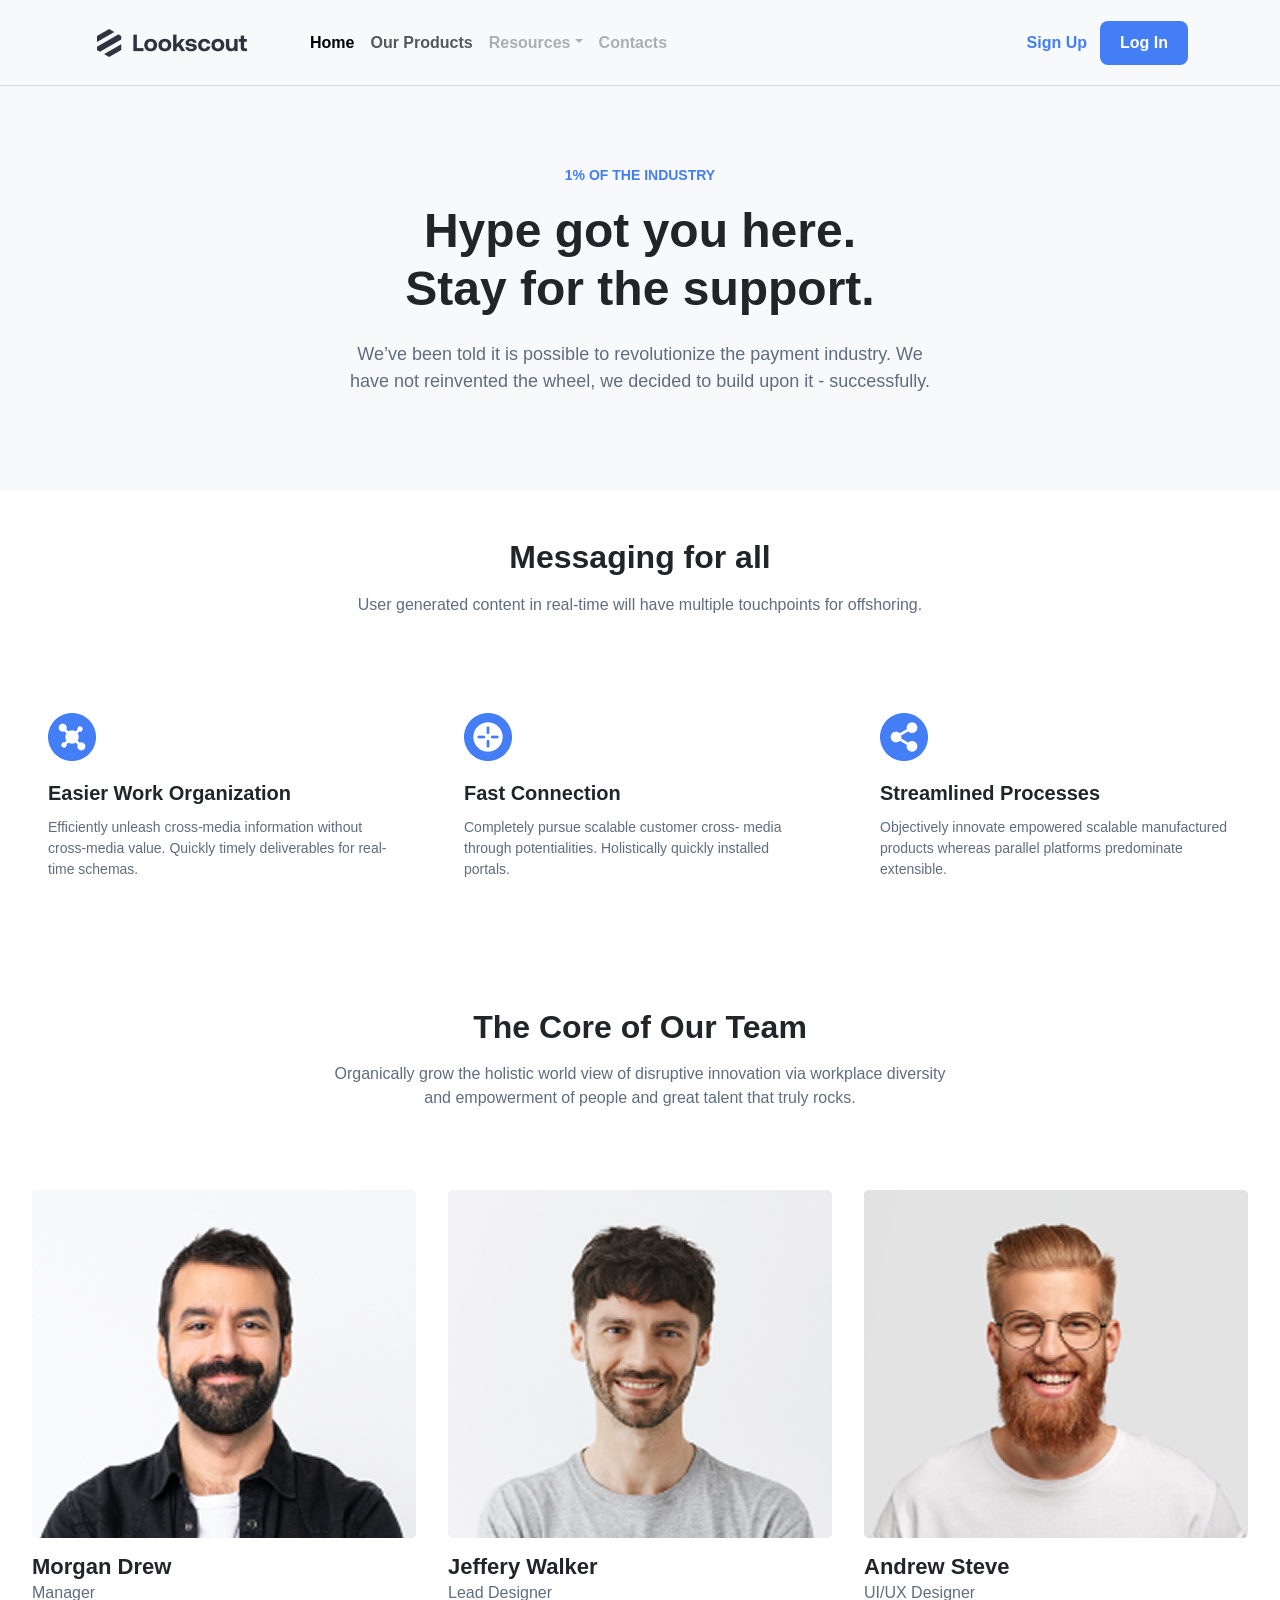
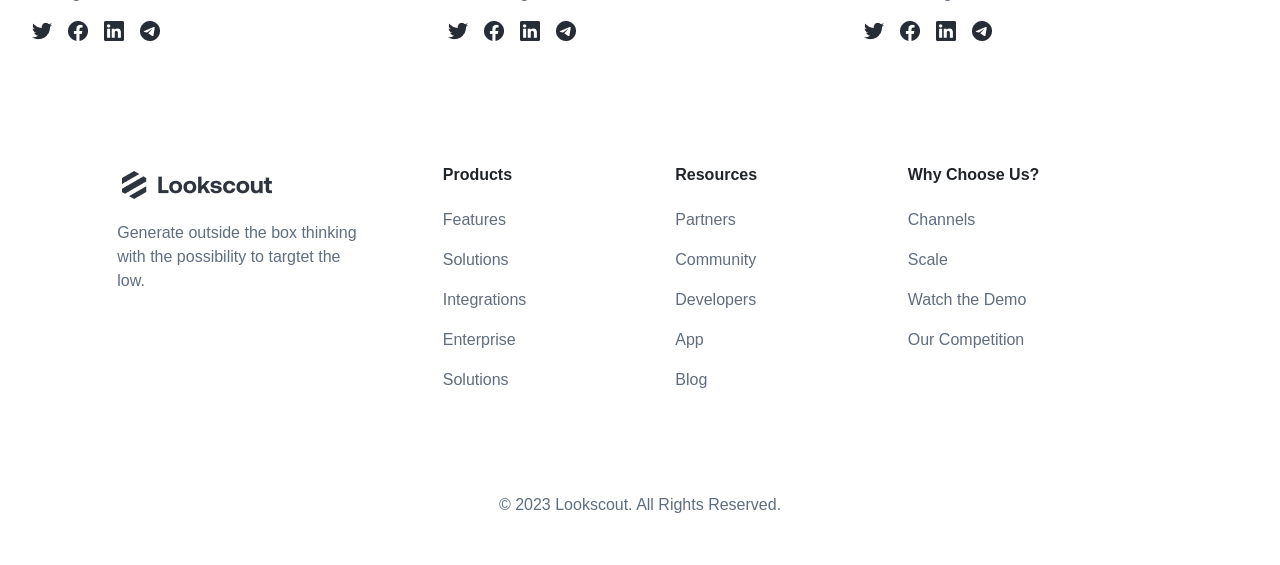
<file: HTML Figma/index.html>
<!DOCTYPE html>
<html lang="en">
<head>
    <meta charset="UTF-8">
    <meta name="viewport" content="width=device-width, initial-scale=1.0">
    <link href="https://cdn.jsdelivr.net/npm/bootstrap@5.3.8/dist/css/bootstrap.min.css" rel="stylesheet" integrity="sha384-sRIl4kxILFvY47J16cr9ZwB07vP4J8+LH7qKQnuqkuIAvNWLzeN8tE5YBujZqJLB" crossorigin="anonymous">
    <link rel="stylesheet" href="style.css">
    <title>Document</title>
</head>
<body>
  <nav class="navbar navbar-expand-lg">
    <div class="container-fluid">
      <img src="assets/Logo.png" alt="logo" class="navbar-brand">
      <button class="navbar-toggler" type="button" data-bs-toggle="collapse" data-bs-target="#navbarTogglerDemo02" aria-controls="navbarTogglerDemo02" aria-expanded="false" aria-label="Toggle navigation">
        <span class="navbar-toggler-icon"></span>
      </button>
      <div class="collapse navbar-collapse" id="navbarTogglerDemo02">
        <ul class="navbar-nav me-auto mb-2 mb-lg-0">
          <li class="nav-item">
            <a class="nav-link active" aria-current="page" href="#">Home</a>
          </li>
          <li class="nav-item">
            <a class="nav-link" href="#">Our Products</a>
          </li>
          <li class="nav-item">
            <a class="nav-link disabled dropdown-toggle" aria-disabled="true" data-bs-toggle="dropdown" aria-expanded="false">Resources</a>
          </li>
          <li class="nav-item">
            <a class="nav-link disabled" aria-disabled="true">Contacts</a>
          </li>
        </ul>
        <button class="btn btn-fill-secondary" type="button">Sign Up</button>
        <button class="btn btn-primary" type="button">Log In</button>
      </div>
    </div>
  </nav>
  <!-- New container -->
  <section class="hero-section">
  <div class="container text-center">
    <p class="subtitle">1% OF THE INDUSTRY</p>
    <h1>Hype got you here. <br> Stay for the support.</h1>
    <p class="content">We’ve been told it is possible to revolutionize the payment industry. We <br> have not reinvented the wheel, we decided to build upon it - successfully.</p>
  </div>
  </section>
  <!-- New container -->
  <section class="hero-section2">
   <div class="container text-center2">
    <h2>Messaging for all</h2>
    <p>User generated content in real-time will have multiple touchpoints for offshoring.</p>
   </div>
   <!-- Cards -->
    <div class="card-container">
      <div class="card" style="width: 18rem;">
        <div class="card-body">
          <img src="assets/Icon placeholder.png" alt="icon" class="card-icon">
          <h5 class="card-title">Easier Work Organization</h5>
          <p class="card-text">Efficiently unleash cross-media information without cross-media value. Quickly timely deliverables for real-time schemas. </p>
        </div>
      </div>
      <div class="card" style="width: 18rem;">
        <div class="card-body">
          <img src="assets/Icon placeholder (1).png" alt="icon" class="card-icon">
          <h5 class="card-title">Fast Connection</h5>
          <p class="card-text">Completely pursue scalable customer cross- media through potentialities. Holistically quickly installed portals. </p>
        </div>
      </div>
      <div class="card" style="width: 18rem;">
        <div class="card-body">
          <img src="assets/Icon placeholder (2).png" alt="icon" class="card-icon">
          <h5 class="card-title">Streamlined Processes</h5>
          <p class="card-text">Objectively innovate empowered scalable manufactured products whereas parallel platforms predominate extensible.</p>
        </div>
      </div>
    </div>
  </section>
  <!-- New container -->
  <section class="hero-section3">
    <div class="container text-center2">
      <h2>The Core of Our Team</h2>
      <p>Organically grow the holistic world view of disruptive innovation via workplace diversity <br> and empowerment of people and great talent that truly rocks.</p>
    </div>
    <!-- Cards -->
    <div class="avatar-cards-container">
      <div class="avatarcard" style="width: 18rem;">
        <img src="assets/Avatar1.png" class="avatar" alt="avatar">
        <div class="card-body">
          <h5 class="card-title">Morgan Drew</h5>
          <p class="card-text">Manager</p>
          <div class="socials">
            <img src="assets/Social platforms logo.png" alt="twitter">
            <img src="assets/Social platforms logo (1).png" alt="facebook">
            <img src="assets/Social platforms logo (2).png" alt="ln">
            <img src="assets/Social platforms logo (3).png" alt="twitter">
          </div>
        </div>
      </div>
      <div class="avatarcard" style="width: 18rem;">
        <img src="assets/Avatar2.png" class="avatar" alt="avatar">
        <div class="card-body">
          <h5 class="card-title">Jeffery Walker</h5>
          <p class="card-text">Lead Designer</p>
          <div class="socials">
            <img src="assets/Social platforms logo.png" alt="twitter">
            <img src="assets/Social platforms logo (1).png" alt="facebook">
            <img src="assets/Social platforms logo (2).png" alt="ln">
            <img src="assets/Social platforms logo (3).png" alt="twitter">
          </div>
        </div>
      </div>
      <div class="avatarcard" style="width: 18rem;">
        <img src="assets/Avatar3.png" class="avatar" alt="avatar">
        <div class="card-body">
          <h5 class="card-title">Andrew Steve</h5>
          <p class="card-text">UI/UX Designer</p>
          <div class="socials">
            <img src="assets/Social platforms logo.png" alt="twitter">
            <img src="assets/Social platforms logo (1).png" alt="facebook">
            <img src="assets/Social platforms logo (2).png" alt="ln">
            <img src="assets/Social platforms logo (3).png" alt="twitter">
          </div>
        </div>
      </div>
    </div>  
  </section>   

  <footer>

    <!-- Remove the container if you want to extend the Footer to full width. -->
<div class="container my-5">
  <!-- Footer -->
  <footer class="text-center text-lg-start text-dark" style="background-color: #ffffff">
    <!-- Section: Links  -->
    <section class="">
      <div class="container text-center text-md-start mt-5">
        <!-- Grid row -->
        <div class="row mt-3">
          <!-- Grid column -->
          <div class="col-md-3 col-lg-4 col-xl-3 mx-auto mb-4">
            <!-- Content -->
            <img class="logo" src="assets/Logo.png" alt="logo">
            <p>
              Generate outside the box thinking with the possibility to targtet the low.
            </p>
          </div>

          <!-- Grid column -->
          <div class="col-md-2 col-lg-2 col-xl-2 mx-auto mb-4">
            <!-- Links -->
            <h6>Products</h6>
            <p>Features</p>
            <p>Solutions</p>
            <p>Integrations</p>
            <p>Enterprise</p>
            <p>Solutions</p>
          </div>
          <!-- Grid column -->

          <!-- Grid column -->
          <div class="col-md-3 col-lg-2 col-xl-2 mx-auto mb-4">
            <!-- Links -->
            <h6>Resources</h6>
            <p>Partners</p>
            <p>Community</p>
            <p>Developers</p>
            <p>App</p>
            <p>Blog</p>
          </div>
          <!-- Grid column -->

          <!-- Grid column -->
          <div class="col-md-4 col-lg-3 col-xl-3 mx-auto mb-md-0 mb-4">
            <!-- Links -->
            <h6>Why Choose Us?</h6>
            <p>Channels</p>
            <p>Scale</p>
            <p>Watch the Demo</p>
            <p>Our Competition</p>
          </div>
          <!-- Grid column -->
        </div>
        <!-- Grid row -->
      </div>
    </section>
    <!-- Section: Links  -->

    <!-- Copyright -->
    <div class="copyright">© 2023 Lookscout. All Rights Reserved.</div>
    <!-- Copyright -->
  </footer>
  <!-- Footer -->
</div>
<!-- End of .container -->
  </footer>

  

</body>
</html>
</file>
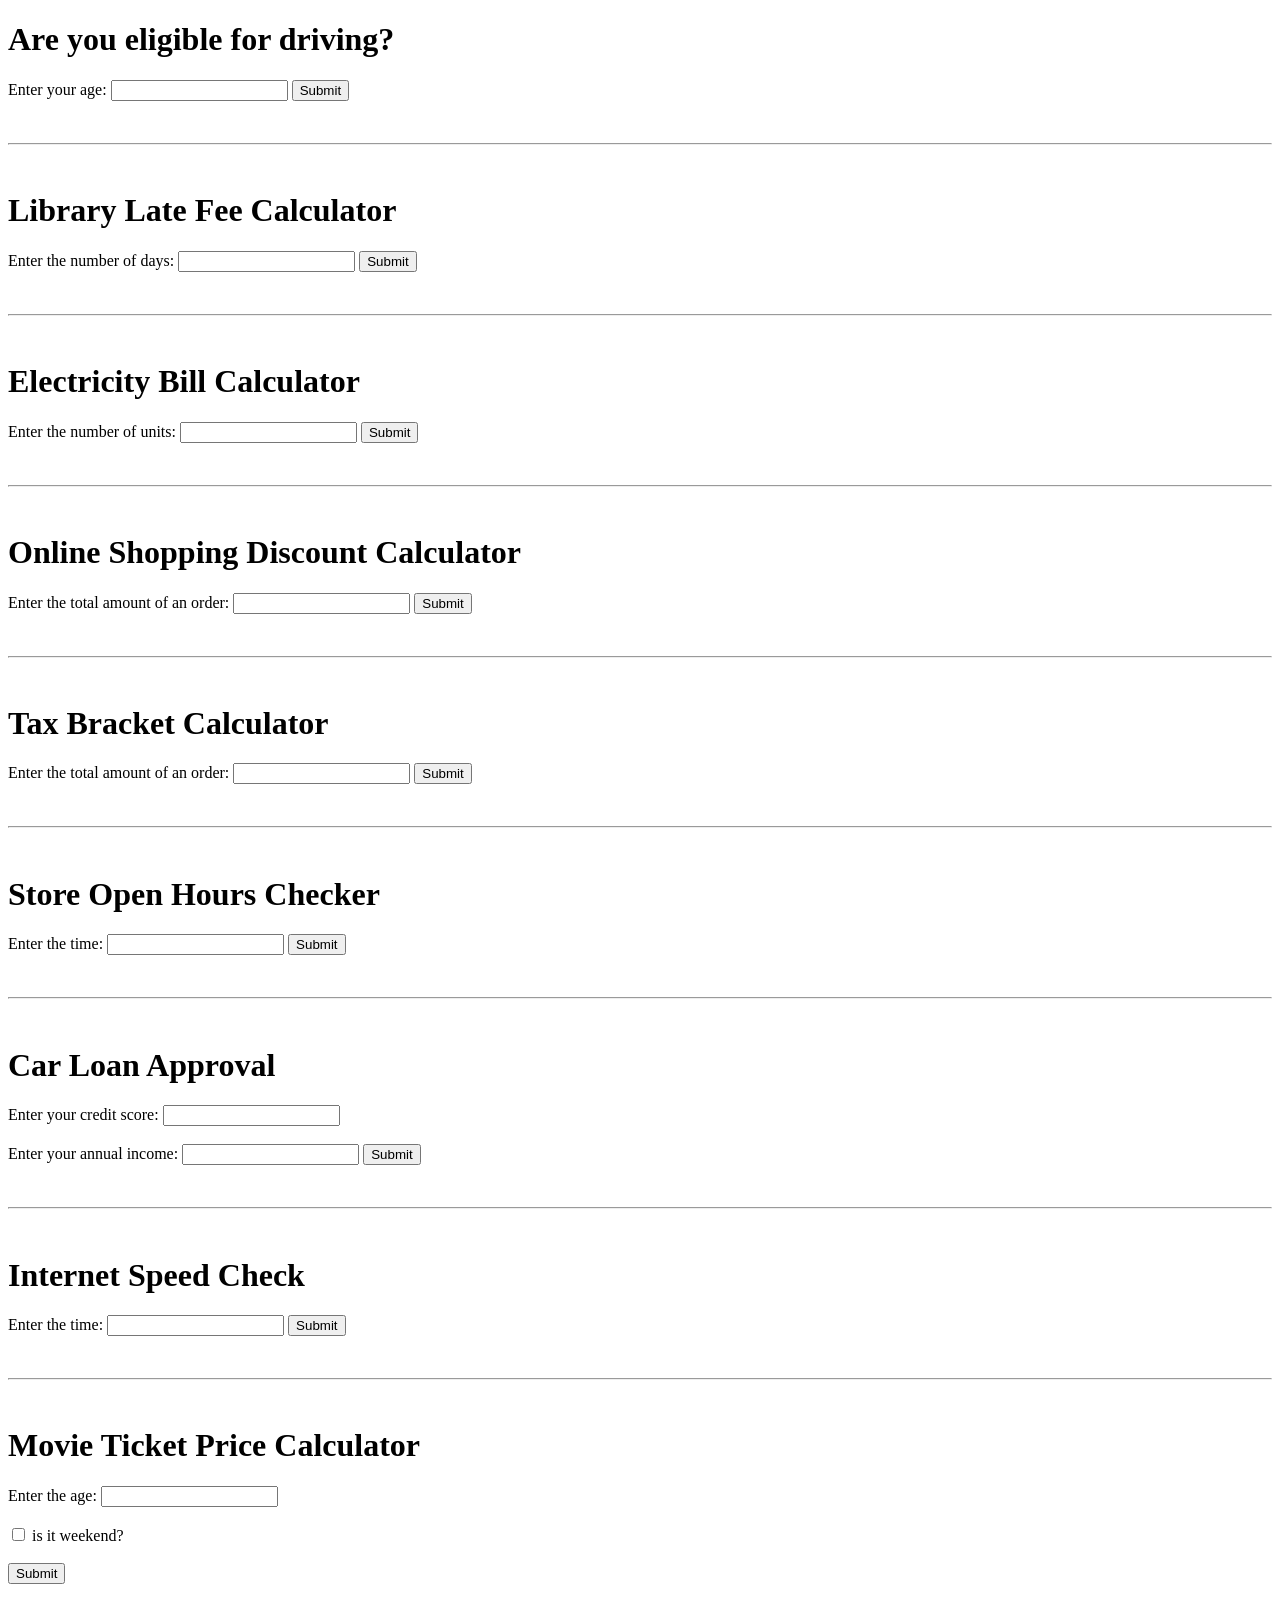
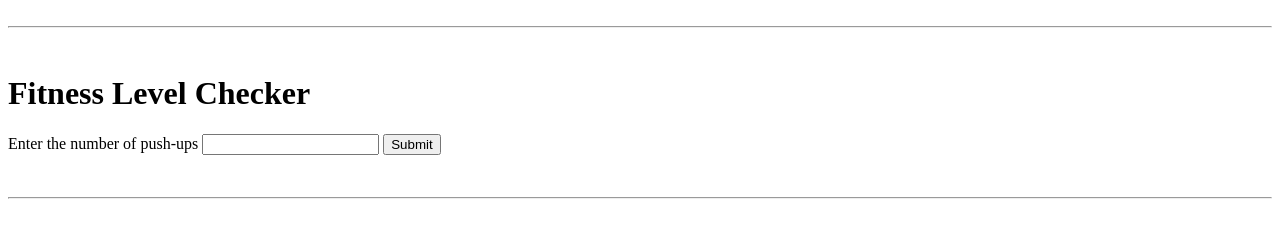
<file: Lecture_12/index.html>
<!DOCTYPE html>
<html lang="en">
<head>
    <meta charset="UTF-8">
    <meta name="viewport" content="width=device-width, initial-scale=1.0">
    <title>Document</title>
</head>
<body>
    <h1>Are you eligible for driving?</h1>
    <form> 
        <label for="age"> Enter your age: </label>
        <input type="number" id="age" name="age">
        <button type="button" value="submit" onclick="checkUserAge()">Submit</button>  
        <p id="demo"></p>
    </form>  
    <br>   
    <hr>
    <br>
    <h1>Library Late Fee Calculator</h1>
    <form>
        <label for="days">Enter the number of days: </label>
        <input type="number" id="days" name="days">
        <button type="button" value="submit" onclick="calculateLateFee()">Submit</button> 
        <p id="fee"></p>
    </form>
    <script src="script.js"></script>
    <br>
    <hr>
    <br>
    <h1>Electricity Bill Calculator</h1>
    <form>
        <label for="units">Enter the number of units: </label>
        <input type="number" id="units" name="units">
        <button type="button" value="submit" onclick="calculateElectricityBill()">Submit</button> 
        <p id="bill"></p>
    </form>
    <br>
    <hr>
    <br>
    <h1>Online Shopping Discount Calculator</h1>
    <form>
        <label for="order">Enter the total amount of an order: </label>
        <input type="number" id="order" name="order">
        <button type="button" value="submit" onclick="applyDiscount()">Submit</button> 
        <p id="discount"></p>
    </form>
    <br>
    <hr>
    <br>
    <h1>Tax Bracket Calculator</h1>
    <form>
        <label for="income">Enter the total amount of an order: </label>
        <input type="number" id="income" name="income">
        <button type="button" value="submit" onclick="calculateTax()">Submit</button> 
        <p id="tax"></p>
    </form>
    <br>
    <hr>
    <br>
    <h1>Store Open Hours Checker</h1>
    <form>
        <label for="hour">Enter the time: </label>
        <input type="number" id="hour" name="hour">
        <button type="button" value="submit" onclick="isStoreOpen()">Submit</button> 
        <p id="store"></p>  
    </form>
    <br>
    <hr>
    <br>
    <h1>Car Loan Approval</h1>
    <form>
        <div class="carLoan">
        <label for="creditScore">Enter your credit score: </label>
        <input type="number" id="creditScore" name="creditScore">
        <br>
        <br>         
        <label for="annualIncome">Enter your annual income: </label>
        <input type="number" id="annualIncome" name="annualIncome">
        <button type="button" value="submit" onclick="approveCarLoan()">Submit</button>
        </div> 
        <p id="loan"></p>  
    </form>
    <br>
    <hr>
    <br>
    <h1>Internet Speed Check</h1>
    <form>
        <label for="speed">Enter the time: </label>
        <input type="number" id="speed" name="speed">
        <button type="button" value="submit" onclick="checkInternetSpeed()">Submit</button> 
        <p id="result"></p>  
    </form>
    <br>
    <hr>
    <br>
    <h1>Movie Ticket Price Calculator</h1>
    <form>
        <label for="ageInput">Enter the age: </label>
        <input type="number" id="ageInput" name="ageInput">
        <br>
        <br>
        <label for="weekend"><input type="checkbox" name="weekend" id="weekend"> is it weekend?</label>
        <br>
        <br>
        <button type="button" value="submit" onclick="calculateTicketPrice()">Submit</button> 
        <p id="ticketPrice"></p>  
    </form>
    <br>
    <hr>
    <br>
    <h1>Fitness Level Checker</h1>
    <form>
        <label for="pushUps">Enter the number of push-ups </label>
        <input type="number" id="pushUps" name="pushUps">
        <button type="button" value="submit" onclick="checkFitnessLevel()">Submit</button> 
        <p id="check"></p>  
    </form>
    <br>
    <hr>
    <br>


    <script src="script.js"></script>
    
</body>
</html>
</file>
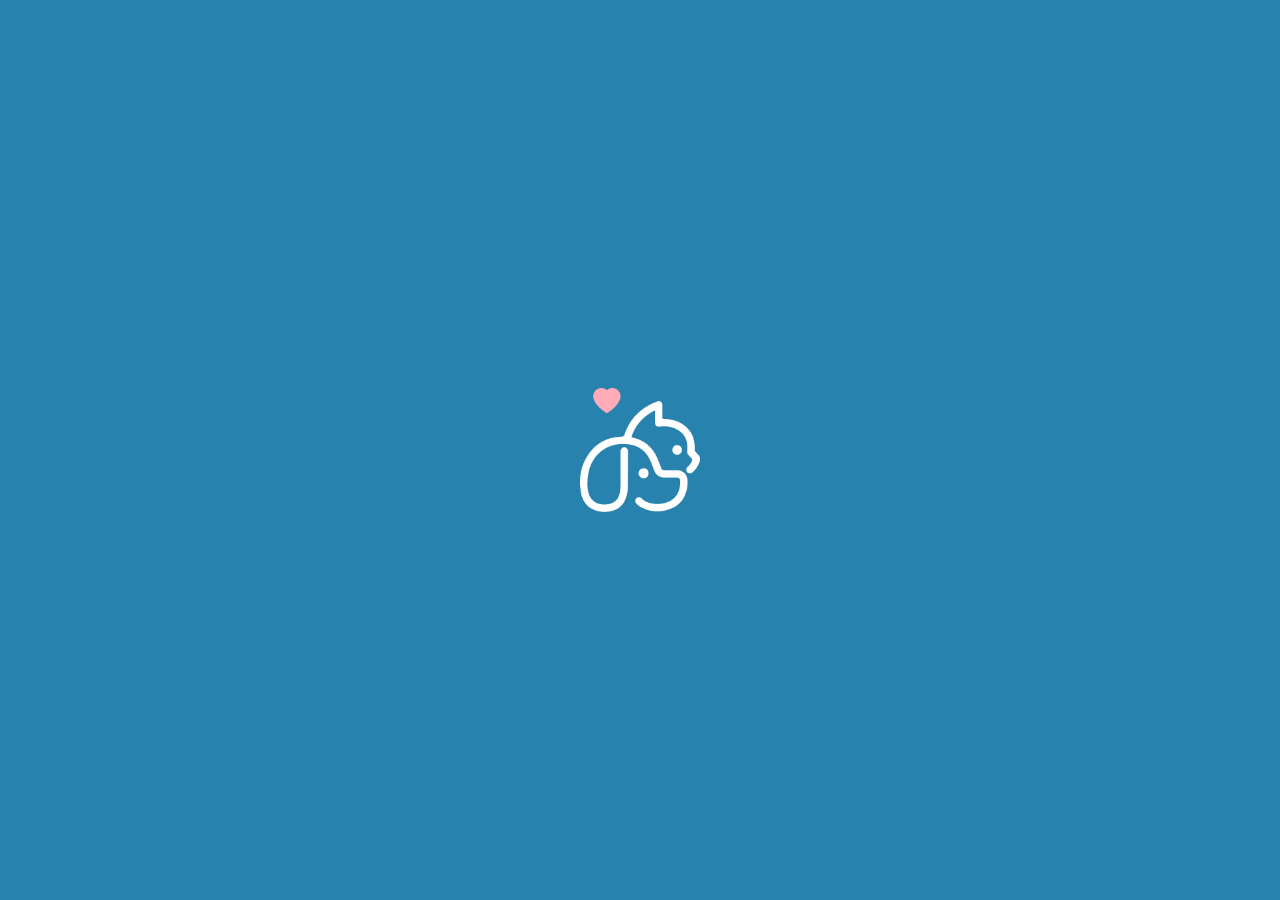
<file: Paws/index.html>
<!DOCTYPE html>
<html lang="en">
<head>
    <meta charset="UTF-8">
    <meta name="viewport" content="width=device-width, initial-scale=1.0">
    <link rel="stylesheet" href="style.css">
    <title>Document</title>
</head>
<body>
    <div id="preloader">
        <img src="assets/logo.png" alt="Loading Logo" class="preloader-logo">
    </div>
    
    <nav>

        <img src="assets/logo.png" alt="Logo" class="navLogo">
        <ul>
            <li><a href="index.html">Home</a></li>
            <li><a href="petList.html">Pet List</a></li>
            <li><a href="about.html">About</a></li>
            <li><a href="contact.html">Contact</a></li>

        </ul>

        <div>
            <button id="login" class="btn btn-secondary" onclick="showLoginPage()">Login</button>
            <button id="signup" class="btn btn-primary" onclick="showSignUpPage()">Sign Up</button>
        </div>

    </nav>

    <div id="content–container">
        <div class="button-container">
            <h1>Welcome to Paws</h1>
            <p>Your one-stop destination for all things pets!</p>
            <button id="explore" class="btn btn-primary" onclick="window.location.href='petList.html'">Explore Pets</button>
            <button id="learnMore" class="btn btn-secondary" onclick="window.location.href='about.html'">Learn More</button>
        </div>

        <div>
            <img src="assets/content 1.png" alt="Content Image 1" class="content-image">
        </div>

    </div>


        <div id="loginPage" class="login-page">
            <div class="login-container">
                <h2>Login</h2>
                <form id="loginForm">
                    <input type="text" placeholder="Username" required>
                    <input type="password" placeholder="Password" required>
                    <button type="submit">Login</button>
                </form>
                <p>Don't have an account? <a href="#" onclick="showSignUpPage()">Sign Up</a></p>
            </div>    
        </div>

        <div id="signupPage" class="signup-page">
            <div class="signup-container">
                <h2>Sign Up</h2>
                <form id="signupForm">
                    <input type="text" placeholder="Username" required>
                    <input type="email" placeholder="Email" required>
                    <input type="password" placeholder="Password" required>
                    <button type="submit">Sign Up</button>
                </form>
                <p>Already have an account? <a href="#" onclick="showLoginPage()">Login</a></p>
            </div>
        </div>
 

        <!-- < <div id="background-container">
            <img src="assets/vector 1.png" alt="Vector Image 1" class="vector-image">
            <img src="assets/vector 2.png" alt="Vector Image 2" class="vector-image2">
         -->


    <script src="script.js"></script>
</body>
</html>
</file>
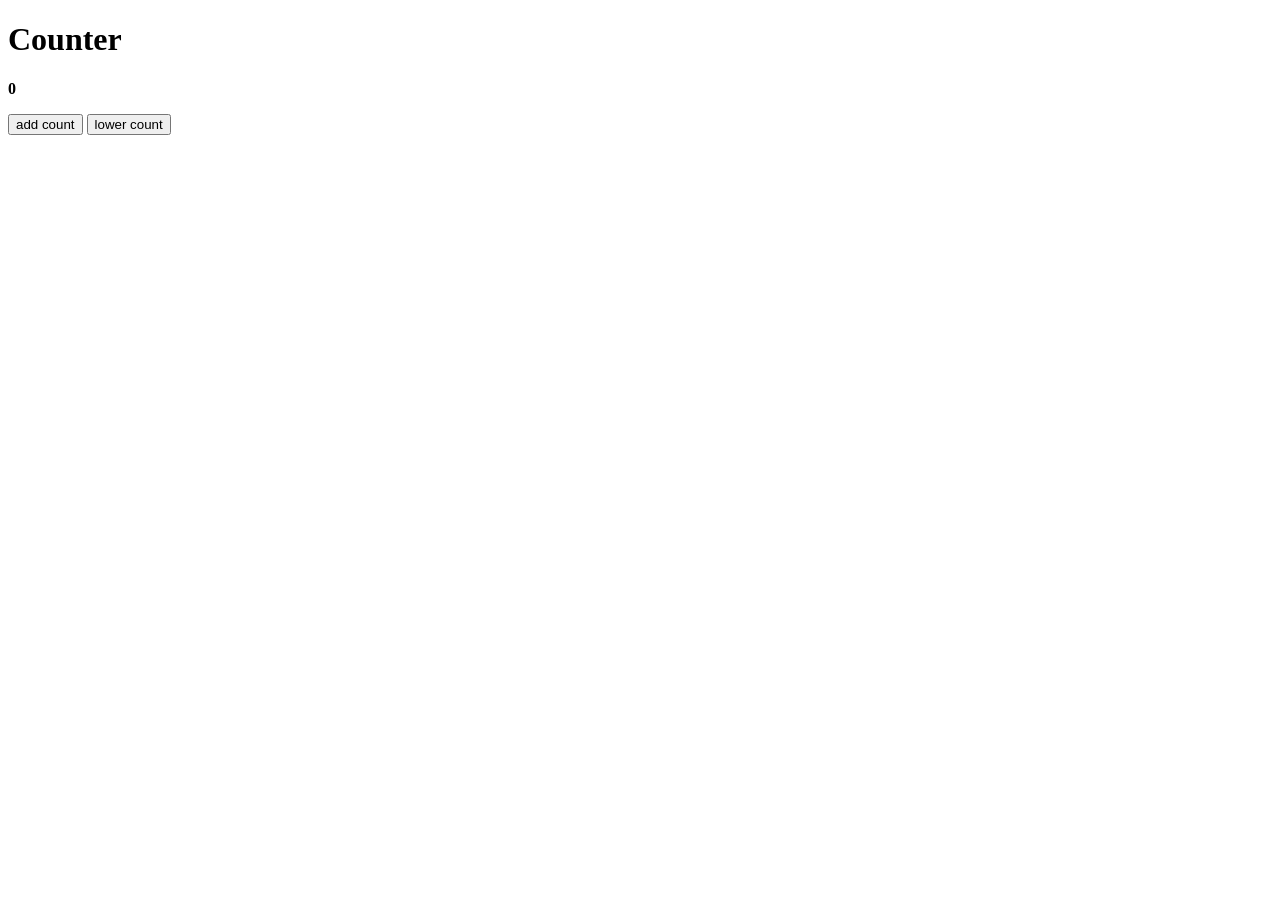
<file: Lecture_13/Classwork/index.html>
<!DOCTYPE html>
<html lang="en">
<head>
    <meta charset="UTF-8">
    <meta name="viewport" content="width=device-width, initial-scale=1.0">
    <title>Document</title>
</head>
<body>
    <h1>Counter</h1>
    <p id="count"> <b>0</b></p>

    <button type="button" onclick="addCount()">add count</button>
    <button type="button" onclick="lowCount()">lower count</button>

    <script src="script.js"></script>
</body>
</html>
</file>
<file: HTML Figma/style.css>
*{
    font-family: 'inter', sans-serif;
    margin: 0;
    padding: 0;
}



.navbar {
    background-color: #F8F9FB;
    height: 86px;
    width: 100%;
    padding-left: 80px;
    padding-right: 80px;
    border-bottom: 1px solid #D9D9D9;
    color:#272D37;
    font-weight: 600;
}

.navbar-brand {
    margin-right: 50px;
}

.btn-primary {
    background-color: #437EF7;
    color: #FFFFFF;
    border-radius: 8px;
    padding: 10px 20px;
    font-size: 16px;
    font-weight: 600;
    border: none;
    cursor: pointer;

}

.btn-fill-secondary {
    color: #437EF7;
    font-weight: 600;
}

.hero-section {
    background-color: #F8F9FB
}

.container.text-center {
    display: flex;
    flex-direction: column;
    justify-content: center;
    text-align: center;
    height: 404px;

}

.subtitle {
    font-size: 14px;
    color: #437EF7;
    font-weight: 600;
    margin-bottom: 16px;
}

h1 {
    font-size: 48px;
    font-weight: 700;
    margin-bottom: 24px;
}

.content {
    font-size: 18px;
    color: #5F6D7E;
}

.hero-section2 {
    height: 454px;
    display: flex;
    flex-direction: column;
    justify-content: center;
    text-align: center;
}

.container.text-center2 {
    
    h2 {
        font-size: 32px;
        font-weight: 700;
        margin-bottom: 16px;
    }

    p {
        font-size: 16px;
        color: #5F6D7E;
    }
}

.card-container {
    display: flex;
    justify-content: center;
    gap: 32px;
    margin-top: 64px;
}

.card {
    text-align: left;
    width: 384px !important;
    border: 0px;
    h5 {
        font-weight: 600;
        margin-bottom: 12px;
    }

    p {
        font-size: 14px;
        color: #5F6D7E;
    }
}

.card-icon {
    margin-bottom: 20px;
}

.hero-section3 {
    display: flex;
    flex-direction: column;
    justify-content: center;
    text-align: center;
    padding-top: 64px;
}

.avatar-cards-container {
    display: flex;
    justify-content: center;
    gap: 32px;
    margin-top: 64px;
}

.avatarcard {
    text-align: left;
    width: 384px !important;
    h5 {
        font-size: 22px;
        font-weight: 600;
        margin-top: 16px;
    }

    p {
        font-size: 16px;
        color: #5F6D7E;
    }
}

.socials {
    display: flex;
    text-align: left;
    gap: 16px;
}


footer {
    p{
        color: #5F6D7E
    }

    h6{
        font-weight: 600;
        margin-bottom: 24px;
    }

    .logo {
        margin-bottom: 16px;
    }

    .copyright {
        font-size: 16px;
        text-align: center;
        color: #5F6D7E
    }
}
</file>
<file: Paws/style.css>
* {
    margin: 0;
    padding: 0;
    box-sizing: border-box;
    font-family: 'Poppins', sans-serif;
}

/* საერთო გამოყენების ღილაკების სტილები */

.btn {
  padding: 10px 20px;
  font-size: 16px;
  border-radius: 5px;
  cursor: pointer;
  border: 1px solid transparent;
  transition: background-color 0.3s ease, color 0.3s ease, border-color 0.3s ease;
}

.btn-primary {
  background-color: #FFABB8;
  color: #ffffff;
  border-color: #FFABB8;
}

.btn-primary:hover {
  background-color: #ffffff;
  color: #FFABB8;
}

.btn-secondary {
  background-color: #ffffff;
  color: #2783AD;
  border-color: #2783AD;
}

.btn-secondary:hover {
  background-color: #156990;
  color: #ffffff;
}

/* გაფორმებები */

/* #background-container {
    position: absolute;
    width: 100vw;
    z-index: -1;

}

.vector-image2 {
    top: 0;
    right: 0;
} */

/* ეს არის preloader-ის სტილი, რომელიც გამოიყენება ვებსაიტზე გვერდის ჩატვირთვის დროს. */

#preloader {
  position: fixed;
  top: 0;
  left: 0;
  width: 100vw;
  height: 100vh;
  background-color: #2783AD;
  display: flex;
  align-items: center;
  justify-content: center;
  z-index: 9999;
  transition: opacity 0.5s ease, visibility 0.5s;
}

.preloader-logo {
  width: 120px;
  height: auto;
  animation: logoPulse 2s ease-in-out infinite;
}

@keyframes logoPulse {
  0% {
    opacity: 0.2;
    transform: scale(0.95);
  }
  50% {
    opacity: 1;
    transform: scale(1.05);
  }
  100% {
    opacity: 0.2;
    transform: scale(0.95);
  }
}

#preloader.hidden {
  opacity: 0;
  visibility: hidden;
}

/* მთავრდება preloader-ის სტილი */

/* იწყება ნავიგაციის სტილი */

nav {
    background-color: #2783AD;
    padding: 0 80px; /* აქ, არ დაგავიყდეს რომ პირველი მანიშნებელია მაღლა-დაბლა 10px, ხოლო მეორე მანიშნებელი არის მარცხნივ-მარჯვნივ 80px */
    display: flex;
    justify-content: space-between;
    align-items: center;
    height: 80px;
    position: relative;
    z-index: 1001;      /* დაემატა, რომ იდგეს ლოგინის ფანჯრის ზემოთ */
}


.navLogo {
  width: 60px;
  height: auto;
}

nav ul {
  list-style-type: none;
  margin: 0;
  padding: 0;
  display: flex;
  align-items: center;
  justify-content: center;
  gap: 0 /* ცვლის თვითონ მენიუში შემავალი ელემენტების დაშორებებს */
}

nav ul li {
  text-align: center;
}

ul li a {
  display: block;
  color: white;
  text-align: center;
  padding: 28px 36px;
  text-decoration: none;
}

ul li a:hover {
  background-color: #156990; 
}

/* მთავრდება ნავიგციის სტილი */

/* იწყება უკვე კონტენტის სტილი */

#content–container {
    display: flex;
    justify-content: space-between;
    align-items: center;
    text-align: center;
    padding: 0 80px;    
}

#content–container h1 {
    font-size: 60px;
    color: #2783AD;
    margin-bottom: 20px;
}

#content–container p {
    font-size: 20px;
    color: #333;
    margin-bottom: 40px;
}

/* ლოგინის ფეიჯის გასტილვა/*

.login-page {
    display: ;
    position: fixed;
    top: 0;
    left: 0;
    width: 100vw;
    height: 100vh;
    background-color: rgba(0, 0, 0, 0.5);
    z-index: 1000;
}

.login-container {
    background-color: #fff;
    padding: 20px;
    border-radius: 5px;
    box-shadow: 0 2px 10px rgba(0, 0, 0, 0.1);
}

/* რეგისტრაციის ფეიჯის გასტილვა */
/* .signup-page {
    display: ;
    position: fixed;
    top: 0;
    left: 0;
    width: 100vw;
    height: 100vh;
    background-color: rgba(0, 0, 0, 0.5);
    z-index: 1000;
}

.signup-container {
    background-color: #fff;
    padding: 20px;
    border-radius: 5px;
    box-shadow: 0 2px 10px rgba(0, 0, 0, 0.1);
} */


#loginPage {
  position: fixed;
  top: 0;
  left: 0;
  width: 100vw;
  height: 100vh;
  background-color: white;
  
}

.login-container {
  width: 400px;
  margin: 100px auto;
  height: 400px;
  background-color: #fff;
  border-radius: 10px;
  box-shadow: 0 4px 8px rgba(0, 0, 0, 0.1);
  display: flex;
  flex-direction: column;
  justify-content: center;
  align-items: center;
  
}

#loginForm {
  display: flex;
  flex-direction: column;
  width: 80%;
  gap: 16px;
}

#loginForm input {
  padding: 10px;
  font-size: 16px;
  border: 1px solid #ccc;
  border-radius: 5px;
}

#loginForm button {
  padding: 10px;
  font-size: 16px;
  background-color: #2783AD;
  color: white;
  border: none;
  border-radius: 5px;
  cursor: pointer;
}

#loginForm button:hover {
  background-color: #156990;
}

.login-container h2 {
  margin-bottom: 20px;
  color: #2783AD;
}

.login-container p {
  margin-top: 10px;
  color: #333;
}

.login-container p a {
  color: #2783AD;
  text-decoration: none;
}

#loginPage {
  display: none; /* თავიდან დამალულია */
}


#signupPage {
  position: fixed;
  top: 0;
  left: 0;
  width: 100vw;
  height: 100vh;
  background-color: white;
  
}

.signup-container {
  width: 400px;
  margin: 100px auto;
  height: 400px;
  background-color: #fff;
  border-radius: 10px;
  box-shadow: 0 4px 8px rgba(0, 0, 0, 0.1);
  display: flex;
  flex-direction: column;
  justify-content: center;
  align-items: center;
  
}

#signupForm {
  display: flex;
  flex-direction: column;
  width: 80%;
  gap: 16px;
}

#signupForm input {
  padding: 10px;
  font-size: 16px;
  border: 1px solid #ccc;
  border-radius: 5px;
}


#signupForm button {
  padding: 10px;
  font-size: 16px;
  background-color: #2783AD;
  color: white;
  border: none;
  border-radius: 5px;
  cursor: pointer;
}

#signupForm button:hover {
  background-color: #156990;
}

.signup-container h2 {
  margin-bottom: 20px;
  color: #2783AD;
}

.signup-container p {
  margin-top: 10px;
  color: #333;
}

.signup-container p a {
  color: #2783AD;
  text-decoration: none;
}

#signupPage {
  display: none; /* თავიდან დამალულია */
}
</file>
